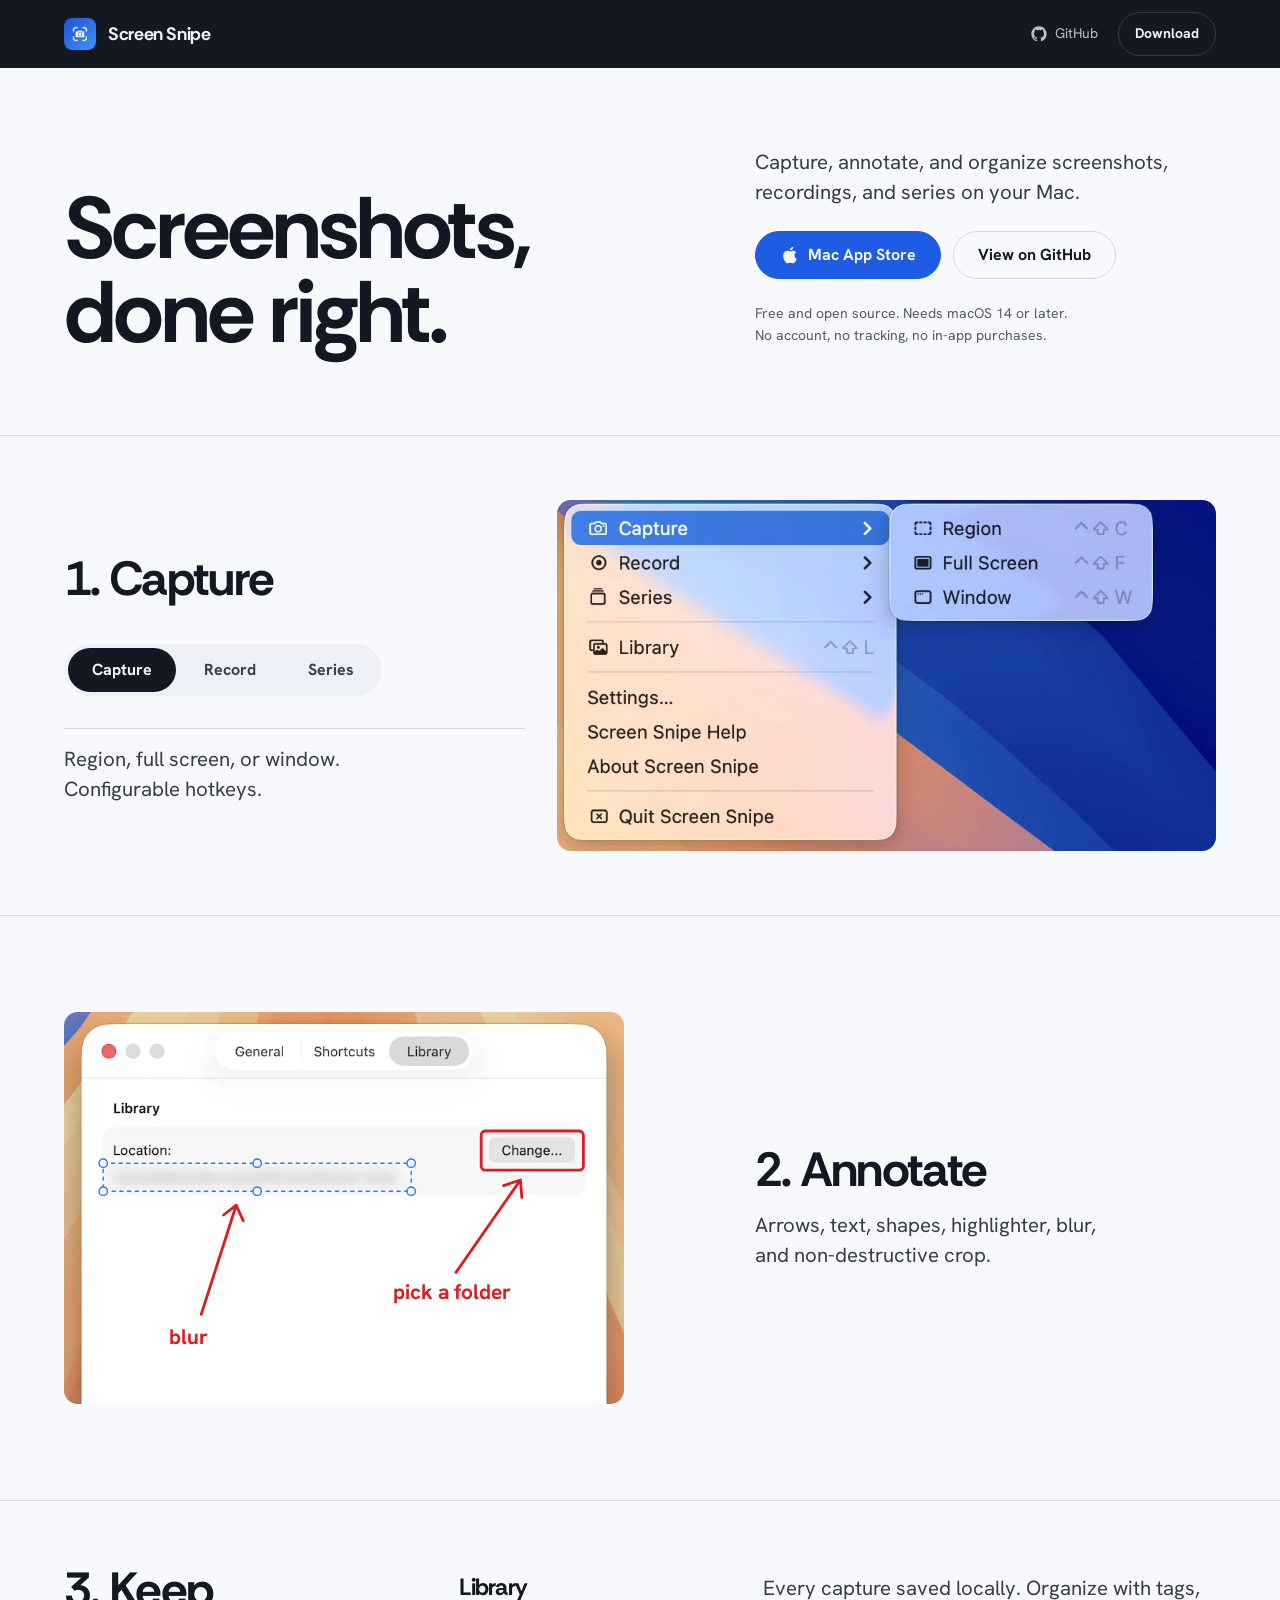
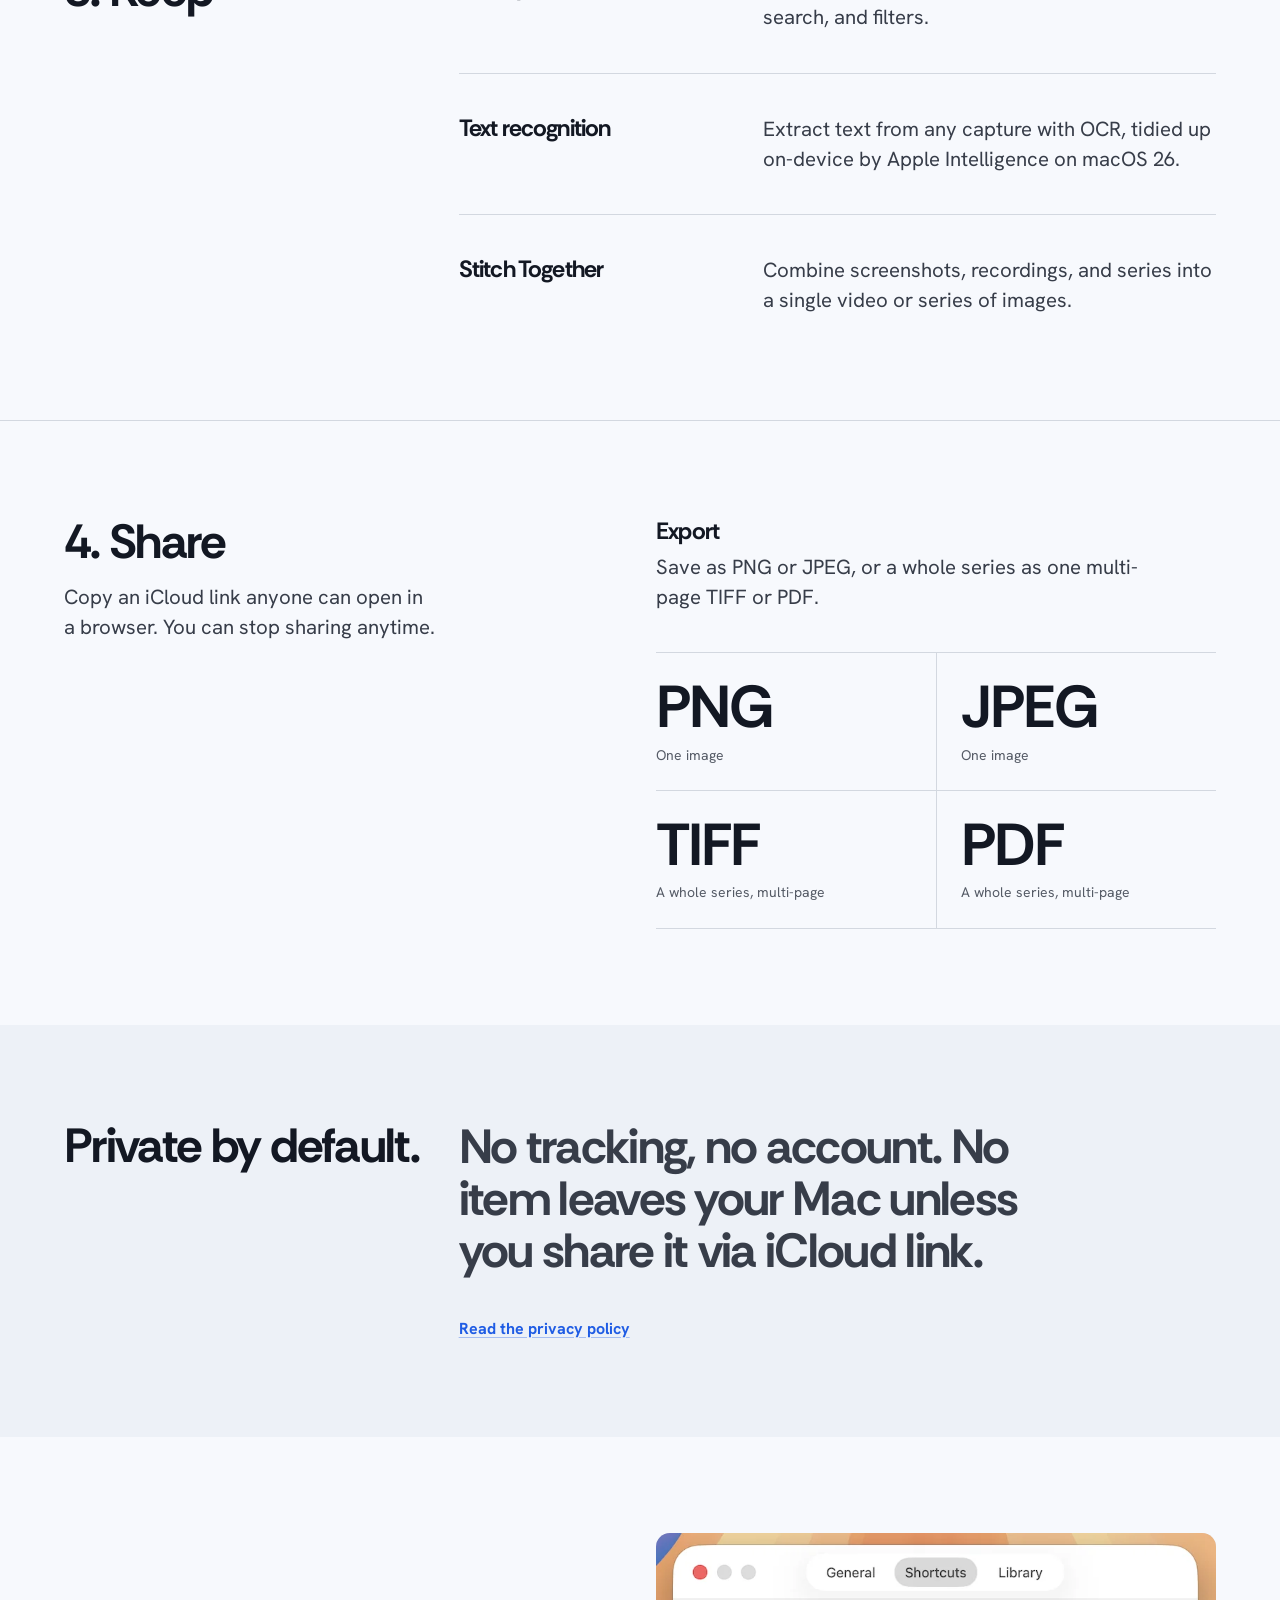
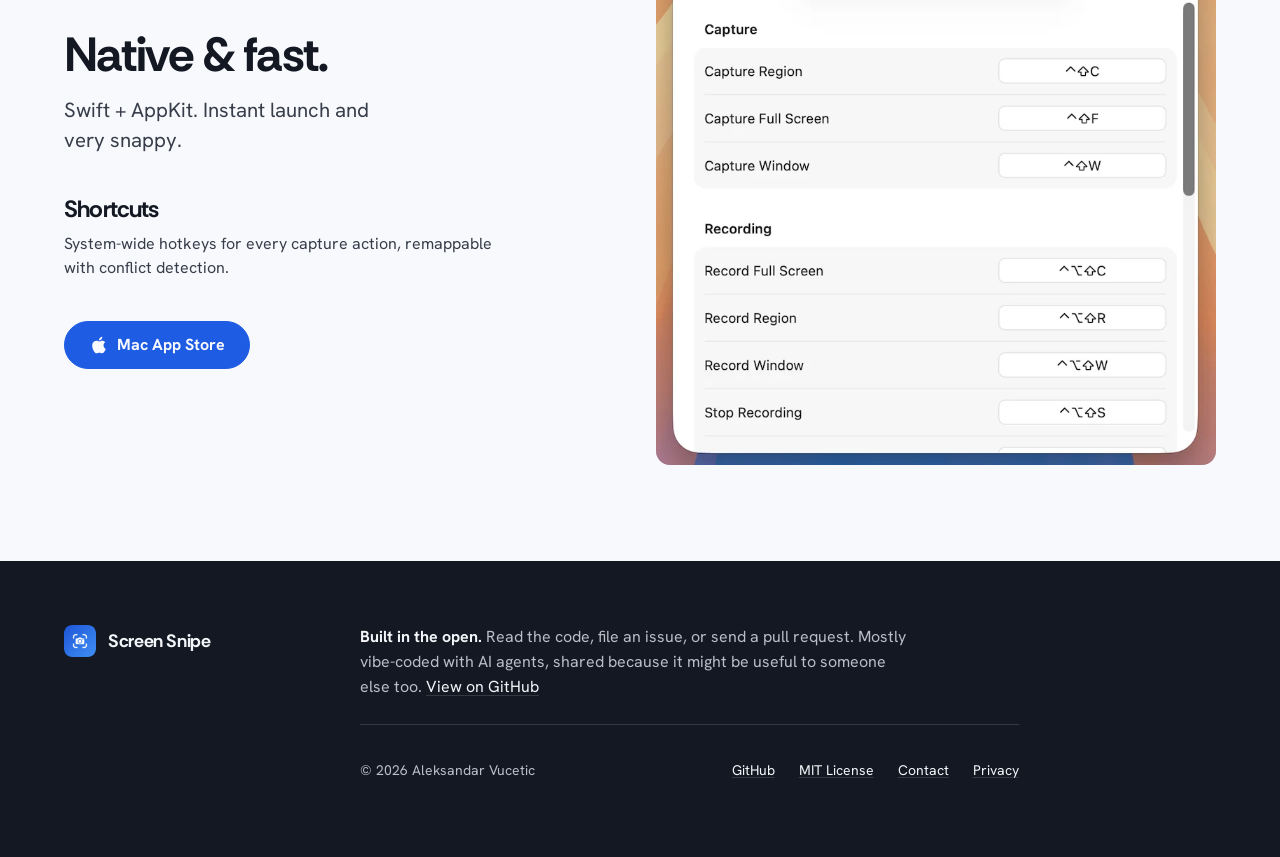
<file: docs/index.html>
<!doctype html>
<html lang="en">
    <head>
        <meta charset="UTF-8" />
        <meta name="viewport" content="width=device-width, initial-scale=1.0" />
        <title>
            Screen Snipe: Free, open-source screenshot & screen recording for
            macOS
        </title>
        <meta
            name="description"
            content="A native macOS app for capturing, annotating, and organizing screenshots, screen recordings, and series of stills. Free, open source, MIT licensed."
        />
        <meta name="author" content="Screen Snipe" />
        <meta name="robots" content="index, follow" />
        <link rel="canonical" href="https://screensnipe.app/" />
        <meta property="og:type" content="website" />
        <meta
            property="og:title"
            content="Screen Snipe: Free, open-source screenshot & screen recording for macOS"
        />
        <meta
            property="og:description"
            content="A native macOS app for capturing, annotating, and organizing screenshots, screen recordings, and series of stills. Free, open source."
        />
        <meta property="og:url" content="https://screensnipe.app/" />
        <meta property="og:site_name" content="Screen Snipe" />
        <meta name="twitter:card" content="summary_large_image" />
        <meta
            name="twitter:title"
            content="Screen Snipe: Free, open-source screenshot & screen recording for macOS"
        />
        <meta
            name="twitter:description"
            content="A native macOS app for capturing, annotating, and organizing screenshots, screen recordings, and series of stills."
        />
        <meta
            property="og:image"
            content="https://screensnipe.app/og-image.png"
        />
        <meta
            name="twitter:image"
            content="https://screensnipe.app/og-image.png"
        />
        <meta name="theme-color" content="#1b1f2a" />
        <link rel="icon" type="image/png" href="/favicon.png" />
        <link rel="apple-touch-icon" href="/apple-touch-icon.png" />
        <link rel="preconnect" href="https://fonts.googleapis.com" />
        <link rel="preconnect" href="https://fonts.gstatic.com" crossorigin />
        <link
            rel="stylesheet"
            href="https://fonts.googleapis.com/css2?family=Hanken+Grotesk:wght@400;700&family=Rethink+Sans:wght@700&display=swap"
        />
        <link rel="stylesheet" href="site.css" />
        <script>
            document.documentElement.classList.add("js");
        </script>
    </head>
    <body>
        <a class="skip" href="#main">Skip to content</a>

        <header class="slab">
            <div class="container slab__bar">
                <a href="/" class="wordmark" aria-label="Screen Snipe home">
                    <img
                        src="apple-touch-icon.png"
                        alt=""
                        width="32"
                        height="32"
                    />
                    Screen Snipe
                </a>
                <nav class="slab__links" aria-label="Main">
                    <a
                        href="https://github.com/vucetica/screensnipe"
                        class="slab__link"
                        rel="noopener"
                    >
                        <svg
                            viewBox="0 0 24 24"
                            fill="currentColor"
                            aria-hidden="true"
                        >
                            <path
                                d="M12 .5C5.65.5.5 5.65.5 12c0 5.08 3.29 9.39 7.86 10.91.58.1.79-.25.79-.55v-2.05c-3.2.7-3.87-1.36-3.87-1.36-.52-1.33-1.28-1.69-1.28-1.69-1.04-.71.08-.7.08-.7 1.16.08 1.77 1.19 1.77 1.19 1.03 1.76 2.7 1.25 3.36.96.1-.74.4-1.25.73-1.54-2.55-.29-5.24-1.28-5.24-5.7 0-1.26.45-2.29 1.19-3.1-.12-.29-.52-1.46.11-3.05 0 0 .97-.31 3.18 1.18a11.04 11.04 0 0 1 5.79 0c2.21-1.49 3.18-1.18 3.18-1.18.63 1.59.23 2.76.11 3.05.74.81 1.19 1.84 1.19 3.1 0 4.43-2.7 5.4-5.27 5.69.41.36.78 1.06.78 2.13v3.16c0 .31.21.66.8.55C20.21 21.39 23.5 17.08 23.5 12 23.5 5.65 18.35.5 12 .5Z"
                            />
                        </svg>
                        <span>GitHub</span>
                    </a>
                    <a href="#download" class="slab__action">Download</a>
                </nav>
            </div>
        </header>

        <main id="main">
            <section class="hero">
                <div class="container grid hero__grid">
                    <h1>Screenshots,<br />done right.</h1>
                    <div class="hero__side">
                        <p class="lead">
                            Capture, annotate, and organize screenshots,
                            recordings, and series on your Mac.
                        </p>
                        <div class="actions" id="download">
                            <a
                                href="https://apps.apple.com/app/screen-snipe/id6759236400"
                                class="btn"
                            >
                                <svg
                                    viewBox="0 0 24 24"
                                    fill="currentColor"
                                    aria-hidden="true"
                                >
                                    <path
                                        d="M18.71 19.5c-.83 1.24-1.71 2.45-3.05 2.47-1.34.03-1.77-.79-3.29-.79-1.53 0-2 .77-3.27.82-1.31.05-2.3-1.32-3.14-2.53C4.25 17 2.94 12.45 4.7 9.39c.87-1.52 2.43-2.48 4.12-2.51 1.28-.02 2.5.87 3.29.87.78 0 2.26-1.07 3.8-.91.65.03 2.47.26 3.64 1.98-.09.06-2.17 1.28-2.15 3.81.03 3.02 2.65 4.03 2.68 4.04-.03.07-.42 1.44-1.38 2.83M13 3.5c.73-.83 1.94-1.46 2.94-1.5.13 1.17-.34 2.35-1.04 3.19-.69.85-1.83 1.51-2.95 1.42-.15-1.15.41-2.35 1.05-3.11z"
                                    />
                                </svg>
                                Mac App Store
                            </a>
                            <a
                                href="https://github.com/vucetica/screensnipe"
                                class="btn btn--quiet"
                                rel="noopener"
                            >
                                View on GitHub
                            </a>
                        </div>
                        <p class="note">
                            Free and open source. Needs macOS 14 or later.<br />
                            No account, no tracking, no in-app purchases.
                        </p>
                    </div>
                </div>
            </section>

            <section class="stage" aria-labelledby="stage-capture">
                <div class="container grid capture" data-switch>
                    <div class="capture__head">
                        <h2 id="stage-capture">1. Capture</h2>
                        <div class="tabs" role="tablist" aria-label="Ways to capture">
                            <button
                                class="tab"
                                type="button"
                                role="tab"
                                id="tab-still"
                                aria-controls="panel-still"
                                aria-selected="true"
                            >
                                Capture
                            </button>
                            <button
                                class="tab"
                                type="button"
                                role="tab"
                                id="tab-record"
                                aria-controls="panel-record"
                                aria-selected="false"
                                tabindex="-1"
                            >
                                Record
                            </button>
                            <button
                                class="tab"
                                type="button"
                                role="tab"
                                id="tab-series"
                                aria-controls="panel-series"
                                aria-selected="false"
                                tabindex="-1"
                            >
                                Series
                            </button>
                        </div>
                    </div>

                    <div
                        class="panel"
                        role="tabpanel"
                        id="panel-still"
                        aria-labelledby="tab-still"
                    >
                        <figure
                            class="shot shot--menu"
                            data-slot="menu-capture"
                            data-kind="product"
                            data-alt="The Screen Snipe menu bar menu with the Capture submenu open"
                        >
                            <img
                                src="images/menu-capture.webp"
                                width="920"
                                height="490"
                                alt="The Screen Snipe menu with Capture open: Region, Full Screen and Window, each with its shortcut"
                                fetchpriority="high"
                            />
                        </figure>
                        <div class="item">
                            <p>Region, full screen, or window. Configurable hotkeys.</p>
                        </div>
                    </div>

                    <div
                        class="panel"
                        role="tabpanel"
                        id="panel-record"
                        aria-labelledby="tab-record"
                    >
                        <figure
                            class="shot shot--menu"
                            data-slot="menu-record"
                            data-kind="product"
                            data-alt="The Screen Snipe menu bar menu with the Record submenu open"
                        >
                            <img
                                src="images/menu-record.webp"
                                width="920"
                                height="490"
                                alt="The Screen Snipe menu with Record open: Region, Full Screen, Window, System Audio and Microphone"
                                loading="lazy"
                            />
                        </figure>
                        <div class="item">
                            <p>
                                Screen recording with pause, resume, and different
                                audio sources.
                            </p>
                        </div>
                    </div>

                    <div
                        class="panel"
                        role="tabpanel"
                        id="panel-series"
                        aria-labelledby="tab-series"
                    >
                        <figure
                            class="shot shot--menu"
                            data-slot="menu-series"
                            data-kind="product"
                            data-alt="The Screen Snipe menu bar menu with the Series submenu open"
                        >
                            <img
                                src="images/menu-series.webp"
                                width="920"
                                height="490"
                                alt="The Screen Snipe menu with Series open: Region, Full Screen and Window, each with its shortcut"
                                loading="lazy"
                            />
                        </figure>
                        <div class="item">
                            <p>
                                Pick a target once, then snap as many stills of it
                                as you need. All frames land in one item in the
                                library and can be exported to PDF.
                            </p>
                        </div>
                    </div>
                </div>
            </section>

            <section class="stage stage--roomy" aria-labelledby="stage-annotate">
                <div class="container grid annotate">
                    <figure
                        class="shot shot--crop"
                        data-slot="editor"
                        data-kind="product"
                        data-alt="The Screen Snipe editor with a capture open and a few annotations on it: an arrow, a box, a text label and a blur"
                    >
                        <div class="sample">
                            <img
                                src="images/settings-library.webp"
                                width="800"
                                height="560"
                                alt=""
                                loading="lazy"
                            />
                            <svg
                                class="marks"
                                viewBox="0 0 800 560"
                                role="img"
                                aria-label="A Screen Snipe Settings capture marked up with a red box around the Change button, two red arrows, two labels and a blur over the folder path"
                            >
                                <rect class="box" x="596" y="170" width="146" height="56" rx="6" />
                                <rect class="select" x="56" y="216" width="440" height="40" />
                                <circle class="handle" cx="56" cy="216" r="6" />
                                <circle class="handle" cx="276" cy="216" r="6" />
                                <circle class="handle" cx="496" cy="216" r="6" />
                                <circle class="handle" cx="56" cy="256" r="6" />
                                <circle class="handle" cx="276" cy="256" r="6" />
                                <circle class="handle" cx="496" cy="256" r="6" />
                                <path class="arrow" d="M560 372 L652 240 M628 248 L652 240 L654 265" />
                                <text class="label" x="470" y="410">pick a folder</text>
                                <path class="arrow" d="M196 432 L246 276 M228 290 L246 276 L256 298" />
                                <text class="label" x="150" y="474">blur</text>
                            </svg>
                        </div>
                    </figure>
                    <div class="annotate__text">
                        <div>
                            <h2 id="stage-annotate">2. Annotate</h2>
                            <p class="stage__line">
                                Arrows, text, shapes, highlighter, blur, and
                                non-destructive crop.
                            </p>
                        </div>
                    </div>
                </div>
            </section>

            <section class="stage" aria-labelledby="stage-keep">
                <div class="container grid keep">
                    <h2 id="stage-keep">3. Keep</h2>
                    <ul class="rows">
                        <li class="row">
                            <h3>Library</h3>
                            <p>
                                Every capture saved locally. Organize with tags,
                                search, and filters.
                            </p>
                        </li>
                        <li class="row">
                            <h3>Text recognition</h3>
                            <p>
                                Extract text from any capture with OCR, tidied up
                                on-device by Apple Intelligence on macOS 26.
                            </p>
                        </li>
                        <li class="row">
                            <h3>Stitch Together</h3>
                            <p>
                                Combine screenshots, recordings, and series into a
                                single video or series of images.
                            </p>
                        </li>
                    </ul>
                </div>
            </section>

            <section class="stage stage--roomy" aria-labelledby="stage-share">
                <div class="container grid share">
                    <div class="share__head">
                        <h2 id="stage-share">4. Share</h2>
                        <p class="stage__line">
                            Copy an iCloud link anyone can open in a browser. You
                            can stop sharing anytime.
                        </p>
                    </div>
                    <div class="formats">
                        <h3>Export</h3>
                        <p>
                            Save as PNG or JPEG, or a whole series as one
                            multi-page TIFF or PDF.
                        </p>
                        <dl>
                            <div>
                                <dt>PNG</dt>
                                <dd>One image</dd>
                            </div>
                            <div>
                                <dt>JPEG</dt>
                                <dd>One image</dd>
                            </div>
                            <div>
                                <dt>TIFF</dt>
                                <dd>A whole series, multi-page</dd>
                            </div>
                            <div>
                                <dt>PDF</dt>
                                <dd>A whole series, multi-page</dd>
                            </div>
                        </dl>
                    </div>
                </div>
            </section>

            <section class="private" aria-labelledby="private-head">
                <div class="container grid">
                    <h2 id="private-head">Private by default.</h2>
                    <div class="private__text">
                        <p class="statement">
                            No tracking, no account. No item leaves your Mac
                            unless you share it via iCloud link.
                        </p>
                        <a class="text-link" href="privacy.html">Read the privacy policy</a>
                    </div>
                </div>
            </section>

            <section class="close" aria-labelledby="close-head">
                <div class="container grid close__grid">
                    <div class="close__text">
                        <div>
                            <h2 id="close-head">Native &amp; fast.</h2>
                            <p class="stage__line">
                                Swift + AppKit. Instant launch and very snappy.
                            </p>
                        </div>
                        <div class="item">
                            <h3>Shortcuts</h3>
                            <p>
                                System-wide hotkeys for every capture action,
                                remappable with conflict detection.
                            </p>
                        </div>
                        <a
                            href="https://apps.apple.com/app/screen-snipe/id6759236400"
                            class="btn"
                        >
                            <svg
                                viewBox="0 0 24 24"
                                fill="currentColor"
                                aria-hidden="true"
                            >
                                <path
                                    d="M18.71 19.5c-.83 1.24-1.71 2.45-3.05 2.47-1.34.03-1.77-.79-3.29-.79-1.53 0-2 .77-3.27.82-1.31.05-2.3-1.32-3.14-2.53C4.25 17 2.94 12.45 4.7 9.39c.87-1.52 2.43-2.48 4.12-2.51 1.28-.02 2.5.87 3.29.87.78 0 2.26-1.07 3.8-.91.65.03 2.47.26 3.64 1.98-.09.06-2.17 1.28-2.15 3.81.03 3.02 2.65 4.03 2.68 4.04-.03.07-.42 1.44-1.38 2.83M13 3.5c.73-.83 1.94-1.46 2.94-1.5.13 1.17-.34 2.35-1.04 3.19-.69.85-1.83 1.51-2.95 1.42-.15-1.15.41-2.35 1.05-3.11z"
                                />
                            </svg>
                            Mac App Store
                        </a>
                    </div>
                    <figure
                        class="shot shot--window"
                        data-slot="settings-shortcuts"
                        data-kind="product"
                        data-alt="Screen Snipe Settings on the Shortcuts tab"
                    >
                        <img
                            src="images/settings-shortcuts.webp"
                            width="800"
                            height="760"
                            alt="Screen Snipe Settings, Shortcuts tab: a remappable shortcut for each capture and recording action"
                            loading="lazy"
                        />
                    </figure>
                </div>
            </section>
        </main>

        <footer class="colophon">
            <div class="container grid colophon__grid">
                <a href="/" class="wordmark" aria-label="Screen Snipe home">
                    <img
                        src="apple-touch-icon.png"
                        alt=""
                        width="32"
                        height="32"
                        loading="lazy"
                    />
                    Screen Snipe
                </a>
                <div class="colophon__body">
                    <p>
                        <strong>Built in the open.</strong> Read the code, file an
                        issue, or send a pull request. Mostly vibe-coded with AI
                        agents, shared because it might be useful to someone else
                        too.
                        <a
                            href="https://github.com/vucetica/screensnipe"
                            rel="noopener"
                            >View on GitHub</a
                        >
                    </p>
                    <ul class="colophon__links">
                        <li>© 2026 Aleksandar Vucetic</li>
                        <li>
                            <a
                                href="https://github.com/vucetica/screensnipe"
                                rel="noopener"
                                >GitHub</a
                            >
                        </li>
                        <li>
                            <a
                                href="https://github.com/vucetica/screensnipe/blob/main/LICENSE"
                                rel="noopener"
                                >MIT License</a
                            >
                        </li>
                        <li>
                            <a
                                href="https://github.com/vucetica/screensnipe/discussions"
                                rel="noopener"
                                >Contact</a
                            >
                        </li>
                        <li><a href="privacy.html">Privacy</a></li>
                    </ul>
                </div>
            </div>
        </footer>

        <script type="application/ld+json">
            {
                "@context": "https://schema.org",
                "@type": "SoftwareApplication",
                "name": "Screen Snipe",
                "operatingSystem": "macOS 14+",
                "applicationCategory": "UtilitiesApplication",
                "description": "A free, open-source macOS app for capturing screenshots, recording your screen, capturing series of stills, and annotating with arrows, text, shapes, blur, and more.",
                "isAccessibleForFree": true,
                "offers": {
                    "@type": "Offer",
                    "price": "0",
                    "priceCurrency": "USD"
                },
                "license": "https://opensource.org/licenses/MIT",
                "codeRepository": "https://github.com/vucetica/screensnipe"
            }
        </script>
        <script>
            window.hallmarkSlots = (m) => { for (const [k, v] of Object.entries(m)) { const s = document.querySelector(`[data-slot="${k}"]`); if (!s) continue; const im = new Image(); im.src = typeof v === 'string' ? v : v.src; im.alt = (typeof v === 'object' && v.alt) || s.dataset.alt || ''; s.querySelectorAll(':scope > img').forEach((o) => o.remove()); s.prepend(im); } };
            document.querySelectorAll('[data-slot] img').forEach((i) => { if (i.complete && !i.naturalWidth) i.remove(); else i.addEventListener('error', () => i.remove(), { once: true }); });

            document.querySelectorAll("[data-switch]").forEach((root) => {
                const tabs = [...root.querySelectorAll('[role="tab"]')];
                const show = (tab, focus) => {
                    tabs.forEach((t) => {
                        const on = t === tab;
                        t.setAttribute("aria-selected", String(on));
                        t.tabIndex = on ? 0 : -1;
                        document.getElementById(t.getAttribute("aria-controls")).hidden = !on;
                    });
                    if (focus) tab.focus();
                };
                tabs.forEach((tab, i) => {
                    tab.addEventListener("click", () => show(tab, false));
                    tab.addEventListener("keydown", (e) => {
                        const step = { ArrowRight: 1, ArrowLeft: -1 }[e.key];
                        if (step) { e.preventDefault(); show(tabs[(i + step + tabs.length) % tabs.length], true); }
                        if (e.key === "Home") { e.preventDefault(); show(tabs[0], true); }
                        if (e.key === "End") { e.preventDefault(); show(tabs[tabs.length - 1], true); }
                    });
                });
                show(tabs[0], false);
            });
        </script>
    </body>
</html>
</file>
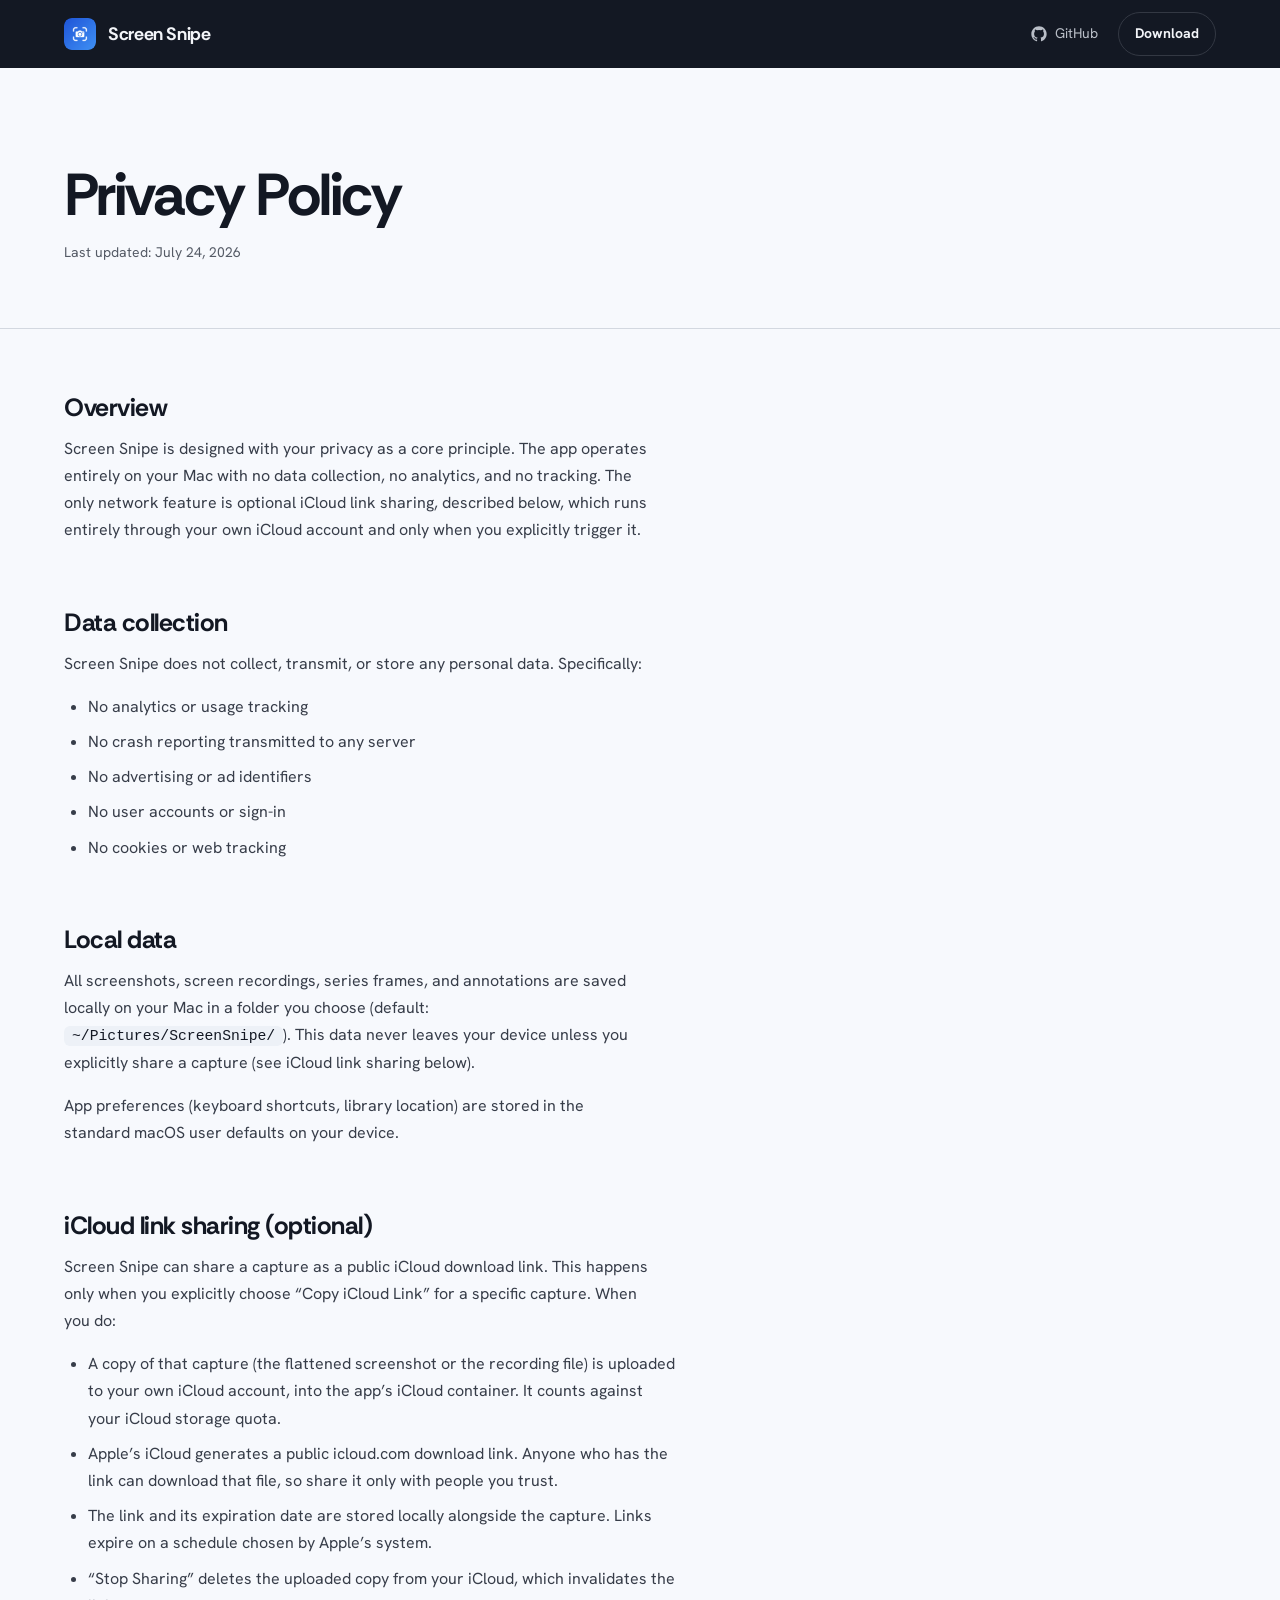
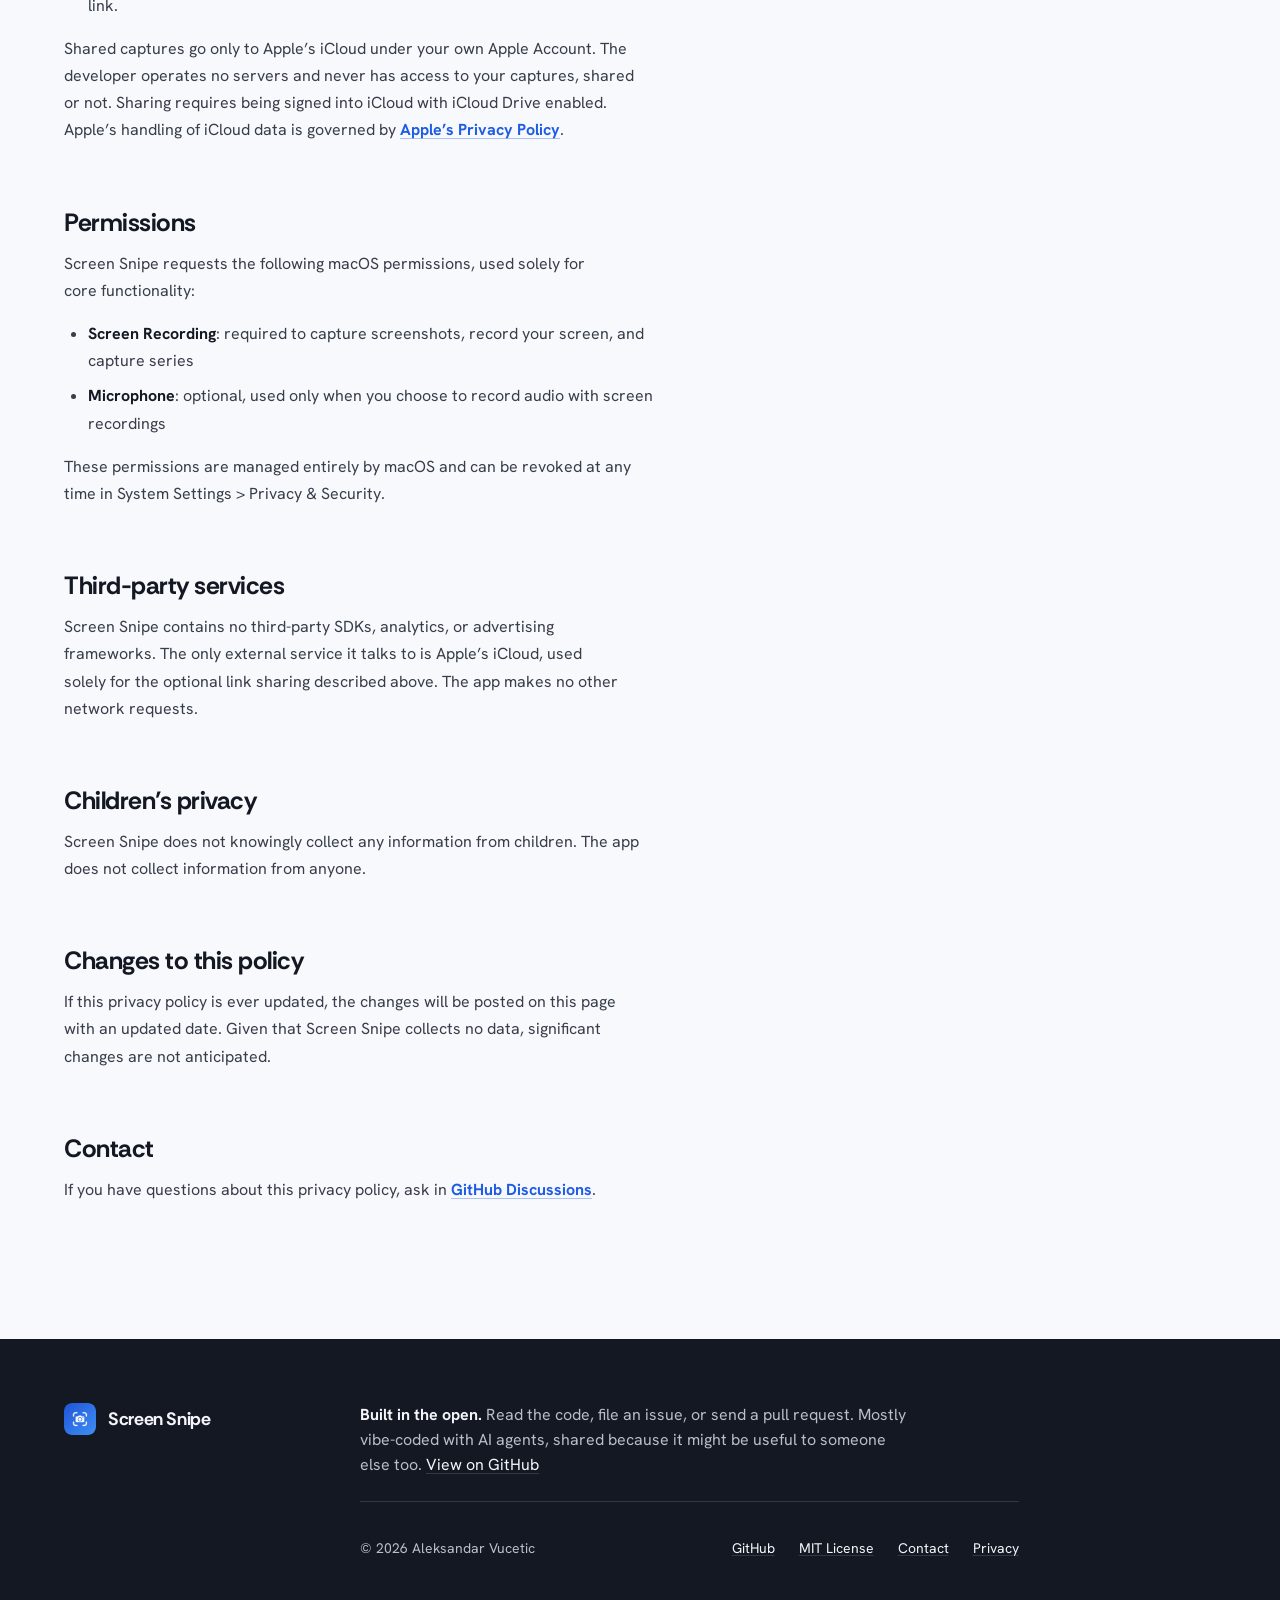
<file: docs/privacy.html>
<!DOCTYPE html>
<html lang="en">
<head>
    <meta charset="UTF-8">
    <meta name="viewport" content="width=device-width, initial-scale=1.0">
    <title>Privacy Policy: Screen Snipe</title>
    <meta name="description" content="Screen Snipe privacy policy. No data collection, no analytics, no tracking. Everything stays on your Mac.">
    <meta name="robots" content="index, follow">
    <link rel="canonical" href="https://screensnipe.app/privacy">
    <meta property="og:type" content="website">
    <meta property="og:title" content="Privacy Policy: Screen Snipe">
    <meta property="og:description" content="Screen Snipe privacy policy. No data collection, no analytics, no tracking.">
    <meta property="og:url" content="https://screensnipe.app/privacy">
    <meta name="theme-color" content="#1b1f2a">
    <link rel="icon" type="image/png" href="/favicon.png">
    <link rel="apple-touch-icon" href="/apple-touch-icon.png">
    <link rel="preconnect" href="https://fonts.googleapis.com">
    <link rel="preconnect" href="https://fonts.gstatic.com" crossorigin>
    <link rel="stylesheet" href="https://fonts.googleapis.com/css2?family=Hanken+Grotesk:wght@400;700&family=Rethink+Sans:wght@700&display=swap">
    <link rel="stylesheet" href="site.css">
</head>
<body>
    <a class="skip" href="#main">Skip to content</a>

    <header class="slab">
        <div class="container slab__bar">
            <a href="/" class="wordmark" aria-label="Screen Snipe home">
                <img src="apple-touch-icon.png" alt="" width="32" height="32">
                Screen Snipe
            </a>
            <nav class="slab__links" aria-label="Main">
                <a href="https://github.com/vucetica/screensnipe" class="slab__link" rel="noopener">
                    <svg viewBox="0 0 24 24" fill="currentColor" aria-hidden="true"><path d="M12 .5C5.65.5.5 5.65.5 12c0 5.08 3.29 9.39 7.86 10.91.58.1.79-.25.79-.55v-2.05c-3.2.7-3.87-1.36-3.87-1.36-.52-1.33-1.28-1.69-1.28-1.69-1.04-.71.08-.7.08-.7 1.16.08 1.77 1.19 1.77 1.19 1.03 1.76 2.7 1.25 3.36.96.1-.74.4-1.25.73-1.54-2.55-.29-5.24-1.28-5.24-5.7 0-1.26.45-2.29 1.19-3.1-.12-.29-.52-1.46.11-3.05 0 0 .97-.31 3.18 1.18a11.04 11.04 0 0 1 5.79 0c2.21-1.49 3.18-1.18 3.18-1.18.63 1.59.23 2.76.11 3.05.74.81 1.19 1.84 1.19 3.1 0 4.43-2.7 5.4-5.27 5.69.41.36.78 1.06.78 2.13v3.16c0 .31.21.66.8.55C20.21 21.39 23.5 17.08 23.5 12 23.5 5.65 18.35.5 12 .5Z"/></svg>
                    <span>GitHub</span>
                </a>
                <a href="/#download" class="slab__action">Download</a>
            </nav>
        </div>
    </header>

    <main id="main">
        <div class="doc-head">
            <div class="container">
                <h1>Privacy Policy</h1>
                <p class="note last-updated">Last updated: July 24, 2026</p>
            </div>
        </div>

        <div class="doc content">
            <div class="container">
                <div class="doc__body">
                    <h2>Overview</h2>
                    <p>Screen Snipe is designed with your privacy as a core principle. The app operates entirely on your Mac with no data collection, no analytics, and no tracking. The only network feature is optional iCloud link sharing, described below, which runs entirely through your own iCloud account and only when you explicitly trigger it.</p>

                    <h2>Data collection</h2>
                    <p>Screen Snipe does not collect, transmit, or store any personal data. Specifically:</p>
                    <ul>
                        <li>No analytics or usage tracking</li>
                        <li>No crash reporting transmitted to any server</li>
                        <li>No advertising or ad identifiers</li>
                        <li>No user accounts or sign-in</li>
                        <li>No cookies or web tracking</li>
                    </ul>

                    <h2>Local data</h2>
                    <p>All screenshots, screen recordings, series frames, and annotations are saved locally on your Mac in a folder you choose (default: <code>~/Pictures/ScreenSnipe/</code>). This data never leaves your device unless you explicitly share a capture (see iCloud link sharing below).</p>
                    <p>App preferences (keyboard shortcuts, library location) are stored in the standard macOS user defaults on your device.</p>

                    <h2>iCloud link sharing (optional)</h2>
                    <p>Screen Snipe can share a capture as a public iCloud download link. This happens only when you explicitly choose “Copy iCloud Link” for a specific capture. When you do:</p>
                    <ul>
                        <li>A copy of that capture (the flattened screenshot or the recording file) is uploaded to your own iCloud account, into the app’s iCloud container. It counts against your iCloud storage quota.</li>
                        <li>Apple’s iCloud generates a public icloud.com download link. Anyone who has the link can download that file, so share it only with people you trust.</li>
                        <li>The link and its expiration date are stored locally alongside the capture. Links expire on a schedule chosen by Apple’s system.</li>
                        <li>“Stop Sharing” deletes the uploaded copy from your iCloud, which invalidates the link.</li>
                    </ul>
                    <p>Shared captures go only to Apple’s iCloud under your own Apple Account. The developer operates no servers and never has access to your captures, shared or not. Sharing requires being signed into iCloud with iCloud Drive enabled. Apple’s handling of iCloud data is governed by <a class="text-link" href="https://www.apple.com/legal/privacy/" rel="noopener">Apple’s Privacy Policy</a>.</p>

                    <h2>Permissions</h2>
                    <p>Screen Snipe requests the following macOS permissions, used solely for core functionality:</p>
                    <ul>
                        <li><strong>Screen Recording</strong>: required to capture screenshots, record your screen, and capture series</li>
                        <li><strong>Microphone</strong>: optional, used only when you choose to record audio with screen recordings</li>
                    </ul>
                    <p>These permissions are managed entirely by macOS and can be revoked at any time in System Settings &gt; Privacy &amp; Security.</p>

                    <h2>Third-party services</h2>
                    <p>Screen Snipe contains no third-party SDKs, analytics, or advertising frameworks. The only external service it talks to is Apple’s iCloud, used solely for the optional link sharing described above. The app makes no other network requests.</p>

                    <h2>Children’s privacy</h2>
                    <p>Screen Snipe does not knowingly collect any information from children. The app does not collect information from anyone.</p>

                    <h2>Changes to this policy</h2>
                    <p>If this privacy policy is ever updated, the changes will be posted on this page with an updated date. Given that Screen Snipe collects no data, significant changes are not anticipated.</p>

                    <h2>Contact</h2>
                    <p>If you have questions about this privacy policy, ask in <a class="text-link" href="https://github.com/vucetica/screensnipe/discussions" rel="noopener">GitHub Discussions</a>.</p>
                </div>
            </div>
        </div>
    </main>

    <footer class="colophon">
        <div class="container grid colophon__grid">
            <a href="/" class="wordmark" aria-label="Screen Snipe home">
                <img src="apple-touch-icon.png" alt="" width="32" height="32" loading="lazy">
                Screen Snipe
            </a>
            <div class="colophon__body">
                <p><strong>Built in the open.</strong> Read the code, file an issue, or send a pull request. Mostly vibe-coded with AI agents, shared because it might be useful to someone else too. <a href="https://github.com/vucetica/screensnipe" rel="noopener">View on GitHub</a></p>
                <ul class="colophon__links">
                    <li>© 2026 Aleksandar Vucetic</li>
                    <li><a href="https://github.com/vucetica/screensnipe" rel="noopener">GitHub</a></li>
                    <li><a href="https://github.com/vucetica/screensnipe/blob/main/LICENSE" rel="noopener">MIT License</a></li>
                    <li><a href="https://github.com/vucetica/screensnipe/discussions" rel="noopener">Contact</a></li>
                    <li><a href="privacy.html" aria-current="page">Privacy</a></li>
                </ul>
            </div>
        </div>
    </footer>
</body>
</html>
</file>
<file: docs/site.css>
/* Hallmark · shape: Narrative Workflow (/), Long Document (/privacy) · genre: modern-minimal · theme: brand · redesign: full · draw: a1f2a1 · job: try
 * paper: oklch(98.2% 0.005 262) · accent: oklch(52.5% 0.215 263) · display: Rethink Sans · body: Hanken Grotesk · hero: Banner (/), Banner (/privacy) · nav: slab · footer: colophon block · signature: the real menu bar menu, switched between Capture, Record and Series
 * axes: light/grotesk-sans/chromatic-blue · posture: Restrained · contrast: pass · fold: pass · imagery: screenshots 5 (distribution/screenshots, cropped), product sample in editor slot · v2.0.0 */
/* Hallmark · pre-emit critique: P4 H4 E4 S5 R4 V4 · weakest: P, a workflow order is a mild argument; each stage shows a real screen or a real list so the order carries proof */
/* Hallmark · waive 84 · the editor slot holds a built sample over a real Settings capture · the only editor screenshot annotates a third-party marketing page, so the owner retakes it */
/* Hallmark · waive 44c · Banner hero, the Capture stage starts above the fold on purpose · the menu bar screenshot is the signature and should show on the first screen */
/* Hallmark · waive 77 · /privacy is a Long Document, a 68ch prose column under a short head · the policy is legal text read top to bottom, so it keeps the reading measure */
/* Hallmark · waive 78 · /privacy is a Long Document whose heads are inline at the title size · the policy sections are clauses of one text, not landing sections */
/* Hallmark · reworded "Annotate" to "2. Annotate", "Share" to "4. Share" · the Narrative Workflow numbers each stage inside its heading */
/* Hallmark · reworded "Native & fast" to "Native & fast." and "Private by default" to "Private by default." · each now heads a full sentence, so it takes a full stop */
/* Hallmark · reworded "macOS 14+ · No account, no tracking, no IAPs." to "Needs macOS 14 or later. No account, no tracking, no in-app purchases." · 63 names the middle-dot string */
/* Hallmark · dropped Capture, Record, Series · these h3s inside the switcher repeated the tab labels, which now name each panel in the real menu's words */
/* Hallmark · reworded "14+" to "14 or later" · 63 names the middle-dot meta string the figure sat in */
/* Hallmark · reworded "Children's privacy" to "Children’s privacy" · typographic apostrophe only, the policy wording is unchanged */
/* Hallmark · hero-review: fix · 5 findings · 3 resolved 1 partial 1 answered (the nav Download is kept wiring) */
/* Hallmark · finish-review: subagent · 1 recapture, then fix · 6 findings · 6 resolved · gap: Record and Series sit behind tabs */
@import url("./tokens.css");
@import url("./base.css");

/* ---------- Shared pieces ---------- */

.grid {
    display: grid;
    grid-template-columns: repeat(12, minmax(0, 1fr));
    column-gap: var(--gap-columns);
}

.skip {
    position: absolute;
    left: var(--space-md);
    top: calc(-1 * var(--space-3xl));
    z-index: var(--z-toast);
    padding: var(--space-xs) var(--space-md);
    background: var(--color-paper);
    color: var(--color-ink);
    border-radius: var(--radius-input);
}
.skip:focus-visible {
    top: var(--space-xs);
}

.btn {
    display: inline-flex;
    align-items: center;
    gap: var(--space-xs);
    min-height: 48px;
    padding: 0 var(--space-lg);
    border: 1px solid var(--color-accent);
    border-radius: var(--radius-pill);
    background: var(--color-accent);
    color: var(--color-accent-ink);
    font: 700 var(--text-md) / 1 var(--font-body);
    white-space: nowrap;
    text-decoration: none;
    cursor: pointer;
    transition:
        background-color var(--dur-short) var(--ease-out),
        border-color var(--dur-short) var(--ease-out),
        transform var(--dur-micro) var(--ease-out);
}
.btn svg {
    width: 20px;
    height: 20px;
    flex-shrink: 0;
}
.btn:hover {
    background: var(--color-accent-2);
    border-color: var(--color-accent-2);
}
.btn:active {
    transform: translateY(1px);
}
.btn:focus-visible {
    outline: 2px solid var(--color-focus);
    outline-offset: 3px;
}
.btn[aria-disabled="true"] {
    opacity: 0.55;
    cursor: not-allowed;
    transform: none;
}
.btn--quiet {
    background: transparent;
    color: var(--color-ink);
    border-color: var(--color-rule);
}
.btn--quiet:hover {
    background: var(--color-paper-2);
    border-color: var(--color-muted);
}

.text-link {
    color: var(--color-accent);
    font-weight: 700;
    text-decoration: underline;
    text-decoration-color: color-mix(in oklab, var(--color-accent) 35%, transparent);
    transition: text-decoration-color var(--dur-short) var(--ease-out);
}
.text-link:hover {
    text-decoration-color: var(--color-accent);
}
.text-link:active {
    color: var(--color-accent-2);
}
.text-link:focus-visible {
    outline: 2px solid var(--color-focus);
    outline-offset: 2px;
    border-radius: 2px;
}

.note {
    font-size: var(--text-sm);
    color: var(--color-muted);
}

/* A product capture: the screen itself, no drawn chrome around it */
.shot {
    margin: 0;
    border-radius: var(--radius-card);
    outline: 1px solid color-mix(in oklab, var(--color-ink) 8%, transparent);
    outline-offset: -1px;
}
.shot--menu {
    aspect-ratio: 920 / 490;
}
.shot--window {
    aspect-ratio: 800 / 760;
}
.shot--crop {
    aspect-ratio: 800 / 560;
}

/* ---------- Nav: the slab ---------- */

.slab {
    background: var(--color-ink);
    color: var(--color-on-ink);
}
.slab__bar {
    display: flex;
    align-items: center;
    justify-content: space-between;
    gap: var(--space-md);
    min-height: 68px;
}
.wordmark {
    display: inline-flex;
    align-items: center;
    gap: var(--space-sm);
    color: var(--color-on-ink);
    font: 700 1.125rem / 1 var(--font-display);
    letter-spacing: -0.02em;
    text-decoration: none;
    border-radius: var(--radius-input);
}
.wordmark img {
    width: 32px;
    height: 32px;
    border-radius: 8px;
}
.wordmark:hover {
    color: var(--color-on-ink-2);
}
.wordmark:focus-visible,
.slab__link:focus-visible,
.slab__action:focus-visible {
    outline: 2px solid var(--color-focus-on-ink);
    outline-offset: 3px;
}
.slab__links {
    display: flex;
    align-items: center;
    gap: var(--space-xs);
}
.slab__link {
    display: inline-flex;
    align-items: center;
    gap: var(--space-xs);
    min-height: 44px;
    padding: 0 var(--space-sm);
    color: var(--color-on-ink-2);
    font-size: var(--text-sm);
    text-decoration: none;
    border-radius: var(--radius-pill);
    transition: color var(--dur-short) var(--ease-out);
}
.slab__link svg {
    width: 16px;
    height: 16px;
}
.slab__link:hover {
    color: var(--color-on-ink);
}
.slab__action {
    display: inline-flex;
    align-items: center;
    min-height: 44px;
    padding: 0 var(--space-md);
    border: 1px solid var(--color-ink-rule);
    border-radius: var(--radius-pill);
    color: var(--color-on-ink);
    font-size: var(--text-sm);
    font-weight: 700;
    text-decoration: none;
    white-space: nowrap;
    transition:
        border-color var(--dur-short) var(--ease-out),
        transform var(--dur-micro) var(--ease-out);
}
.slab__action:hover {
    border-color: var(--color-on-ink-2);
}
.slab__link:active,
.slab__action:active {
    transform: translateY(1px);
}

/* ---------- Hero: Banner ---------- */

.hero {
    padding-block: calc(var(--space-2xl) + var(--space-md));
}
.hero__grid {
    align-items: end;
    row-gap: var(--space-xl);
}
.hero h1 {
    grid-column: 1 / 8;
    max-width: none;
    font-size: clamp(3rem, 6.2vw + 0.5rem, 7rem);
    line-height: 0.96;
}
.hero__side {
    grid-column: 8 / -1;
    display: grid;
    gap: var(--space-lg);
    padding-bottom: var(--space-xs);
}
.hero__side .lead {
    color: var(--color-ink-2);
}
.actions {
    display: flex;
    flex-wrap: wrap;
    gap: var(--space-sm);
}

/* ---------- The stages ---------- */

.stage {
    padding-block: var(--space-2xl);
    border-top: var(--rule-hair) solid var(--color-rule);
}
.stage--roomy {
    padding-block: var(--space-3xl);
}
.stage h2 {
    max-width: 14ch;
}
.stage__line {
    margin-top: var(--space-md);
    color: var(--color-ink-2);
    font-size: var(--text-lead);
    line-height: 1.45;
    max-width: 34ch;
}
.item h3 {
    margin-bottom: var(--space-xs);
}
.item p {
    color: var(--color-ink-2);
    max-width: 48ch;
}

/* 1. Capture: a switcher over the real menus */
.capture {
    row-gap: var(--space-xl);
}
.capture__head {
    grid-column: 1 / 6;
    grid-row: 1;
    align-self: start;
    position: relative;
    z-index: var(--z-raised);
    display: grid;
    gap: var(--space-xl);
    justify-items: start;
}
.tabs {
    display: inline-flex;
    gap: var(--space-2xs);
    padding: var(--space-2xs);
    background: var(--color-paper-2);
    border-radius: var(--radius-pill);
}
html:not(.js) .tabs {
    display: none;
}
.tab {
    min-height: 44px;
    padding: 0 var(--space-lg);
    border: 0;
    border-radius: var(--radius-pill);
    background: transparent;
    color: var(--color-ink-2);
    font-weight: 700;
    cursor: pointer;
    transition:
        background-color var(--dur-short) var(--ease-out),
        color var(--dur-short) var(--ease-out);
}
.tab:hover {
    color: var(--color-ink);
    background: var(--color-paper-3);
}
.tab:active {
    transform: translateY(1px);
}
.tab:focus-visible {
    outline: 2px solid var(--color-focus);
    outline-offset: 2px;
}
.tab[aria-selected="true"] {
    background: var(--color-ink);
    color: var(--color-paper);
}
.panel {
    grid-column: 1 / -1;
    display: grid;
    grid-template-columns: subgrid;
    row-gap: var(--space-lg);
}
.js .capture {
    grid-template-rows: 1fr auto auto 1fr;
}
.js .capture__head {
    grid-row: 2;
}
.js .panel {
    grid-row: 1 / 5;
    grid-template-rows: subgrid;
}
.panel .shot {
    grid-column: 6 / -1;
    grid-row: 1 / 5;
}
.panel .item {
    grid-column: 1 / 6;
    grid-row: 3;
    align-self: start;
    padding-top: var(--space-md);
    border-top: var(--rule-hair) solid var(--color-rule);
}
.panel .item p {
    font-size: var(--text-lead);
    line-height: 1.45;
}

/* 2. Annotate: a capture with marks on it */
.annotate {
    align-items: center;
    row-gap: var(--space-xl);
}
.annotate .shot {
    grid-column: 1 / 7;
}
.annotate__text {
    grid-column: 8 / -1;
    display: grid;
    gap: var(--space-2xl);
}
.sample {
    position: absolute;
    inset: 0;
}
.sample img {
    width: 100%;
    height: 100%;
    object-fit: cover;
}
.marks {
    position: absolute;
    inset: 0;
    width: 100%;
    height: 100%;
}
.marks .box {
    fill: none;
    stroke: var(--color-mark);
    stroke-width: 4;
}
.marks .arrow {
    fill: none;
    stroke: var(--color-mark);
    stroke-width: 4;
    stroke-linecap: round;
    stroke-linejoin: round;
}
.marks .label {
    fill: var(--color-mark);
    font: 700 30px var(--font-body);
}
.marks .select {
    fill: none;
    stroke: var(--color-select);
    stroke-width: 2;
    stroke-dasharray: 6 5;
}
.marks .handle {
    fill: var(--color-paper);
    stroke: var(--color-select);
    stroke-width: 2;
}

/* 3. Keep: rows */
.keep {
    row-gap: var(--space-xl);
}
.keep h2 {
    grid-column: 1 / 5;
    align-self: start;
}
.rows {
    grid-column: 5 / -1;
    margin: 0;
    padding: 0;
    list-style: none;
}
.row {
    display: grid;
    grid-template-columns: minmax(0, 3fr) minmax(0, 5fr);
    gap: var(--gap-columns);
    align-items: baseline;
    padding-block: var(--space-xl);
    border-top: var(--rule-hair) solid var(--color-rule);
}
.row:first-child {
    padding-top: var(--space-xs);
    border-top: 0;
}
.row h3 {
    margin: 0;
}
.row p {
    color: var(--color-ink-2);
    font-size: var(--text-lead);
    line-height: 1.45;
}

/* 4. Share: the formats set large */
.share {
    row-gap: var(--space-2xl);
    align-items: start;
}
.share__head {
    grid-column: 1 / 6;
}
.formats {
    grid-column: 7 / -1;
}
.formats h3 {
    margin-bottom: var(--space-xs);
}
.formats > p {
    color: var(--color-ink-2);
    font-size: var(--text-lead);
    line-height: 1.45;
    max-width: 46ch;
}
.formats dl {
    display: grid;
    grid-template-columns: repeat(2, minmax(0, 1fr));
    margin: var(--space-xl) 0 0;
    border-top: var(--rule-hair) solid var(--color-rule);
}
.formats dl > div {
    padding: var(--space-lg) var(--space-lg) var(--space-lg) 0;
    border-bottom: var(--rule-hair) solid var(--color-rule);
}
.formats dl > div:nth-child(even) {
    padding-left: var(--space-lg);
    border-left: var(--rule-hair) solid var(--color-rule);
}
.formats dt {
    font: 700 var(--text-display-s) / 1 var(--font-display);
    letter-spacing: var(--tracking-display);
}
.formats dd {
    margin: var(--space-xs) 0 0;
    color: var(--color-muted);
    font-size: var(--text-sm);
}

/* Private by default: a statement on the second paper */
.private {
    padding-block: var(--space-3xl);
    background: var(--color-paper-2);
}
.private .grid {
    row-gap: var(--space-lg);
}
.private h2 {
    grid-column: 1 / 5;
    align-self: start;
}
.private__text {
    grid-column: 5 / -1;
    display: grid;
    gap: var(--space-xl);
    justify-items: start;
}
.private .statement {
    max-width: 26ch;
    margin: 0;
    font-size: var(--text-section);
    color: var(--color-ink-2);
    font-family: var(--font-display);
    font-weight: 700;
    letter-spacing: var(--tracking-display);
    line-height: 1.08;
    text-wrap: balance;
}

/* Close: the download beside one last screen */
.close {
    padding-block: var(--space-3xl);
}
.close__grid {
    align-items: center;
    row-gap: var(--space-xl);
}
.close__text {
    grid-column: 1 / 6;
    display: grid;
    gap: var(--space-xl);
    justify-items: start;
}
.close .shot {
    grid-column: 7 / -1;
}

/* ---------- Footer: colophon block ---------- */

.colophon {
    padding-block: var(--space-2xl);
    background: var(--color-ink);
    color: var(--color-on-ink-2);
}
.colophon__grid {
    row-gap: var(--space-xl);
}
.colophon .wordmark {
    grid-column: 1 / 4;
    align-self: start;
    justify-self: start;
}
.colophon__body {
    grid-column: 4 / 11;
    display: grid;
    gap: var(--space-lg);
}
.colophon__body p {
    max-width: 62ch;
}
.colophon__body strong {
    color: var(--color-on-ink);
}
.colophon__links {
    display: flex;
    flex-wrap: wrap;
    align-items: center;
    column-gap: var(--space-lg);
    row-gap: var(--space-xs);
    margin: 0;
    padding: var(--space-lg) 0 0;
    border-top: var(--rule-hair) solid var(--color-ink-rule);
    list-style: none;
    font-size: var(--text-sm);
}
.colophon__links li:first-child {
    margin-right: auto;
}
.colophon__links a {
    display: inline-flex;
    align-items: center;
    min-height: 44px;
}
.colophon a {
    color: var(--color-on-ink);
    text-decoration-color: var(--color-ink-rule);
    transition: text-decoration-color var(--dur-short) var(--ease-out);
}
.colophon a:hover {
    text-decoration-color: var(--color-on-ink-2);
}
.colophon a:active {
    color: var(--color-on-ink-2);
}
.colophon a:focus-visible {
    outline: 2px solid var(--color-focus-on-ink);
    outline-offset: 2px;
    border-radius: 2px;
}

/* ---------- Privacy: a long document ---------- */

.doc-head {
    padding-block: var(--space-3xl) var(--space-2xl);
}
.doc-head h1 {
    font-size: var(--text-display-s);
}
.doc-head .note {
    margin-top: var(--space-md);
}
.doc {
    padding-block: var(--space-2xl) var(--section-gap-s);
    border-top: var(--rule-hair) solid var(--color-rule);
}
.doc__body {
    max-width: 68ch;
    line-height: 1.7;
}
.doc__body h2 {
    margin: var(--space-2xl) 0 var(--space-sm);
    font-size: var(--text-xl);
    letter-spacing: -0.02em;
    line-height: 1.2;
}
.doc__body h2:first-child {
    margin-top: 0;
}
.doc__body p,
.doc__body ul {
    margin: 0 0 var(--space-md);
    color: var(--color-ink-2);
}
.doc__body ul {
    padding-left: var(--space-lg);
}
.doc__body li {
    margin-bottom: var(--space-xs);
}
.doc__body li strong {
    color: var(--color-ink);
}
.doc__body code {
    padding: var(--space-3xs) var(--space-xs);
    background: var(--color-paper-2);
    border-radius: 6px;
    color: var(--color-ink);
    font-size: 0.92em;
}

/* ---------- Narrow screens ---------- */

@media (max-width: 60rem) {
    .grid > * {
        grid-column: 1 / -1 !important;
    }
    .hero h1 {
        font-size: clamp(2.75rem, 11vw, 4.5rem);
    }
    .capture {
        display: block;
    }
    .capture__head {
        margin-bottom: var(--space-xl);
    }
    .hero {
        padding-block: var(--space-xl);
    }
    .hero + .stage {
        padding-top: var(--space-xl);
    }
    .capture__head {
        gap: var(--space-lg);
    }
    .panel {
        display: flex;
        flex-direction: column;
        gap: var(--space-lg);
    }
    .panel + .panel {
        margin-top: var(--space-2xl);
    }
    .js .panel + .panel {
        margin-top: 0;
    }
    .panel .item {
        padding-bottom: 0;
    }
    .row {
        grid-template-columns: minmax(0, 1fr);
        gap: var(--space-xs);
    }
    .colophon__links li:first-child {
        flex-basis: 100%;
    }
}

@media (max-width: 40rem) {
    .slab__link span {
        position: absolute;
        width: 1px;
        height: 1px;
        overflow: hidden;
        clip-path: inset(50%);
        white-space: nowrap;
    }
    .formats dl {
        grid-template-columns: minmax(0, 1fr);
    }
    .formats dl > div:nth-child(even) {
        padding-left: 0;
        border-left: 0;
    }
    .tab {
        padding: 0 var(--space-md);
    }
    .actions .btn {
        flex: 1 1 100%;
        justify-content: center;
    }
}

@media (prefers-reduced-motion: reduce) {
    .btn,
    .tab,
    .slab__action,
    .slab__link,
    .text-link,
    .colophon a {
        transition: none;
    }
    .btn:active,
    .tab:active,
    .slab__link:active,
    .slab__action:active {
        transform: none;
    }
}
</file>
